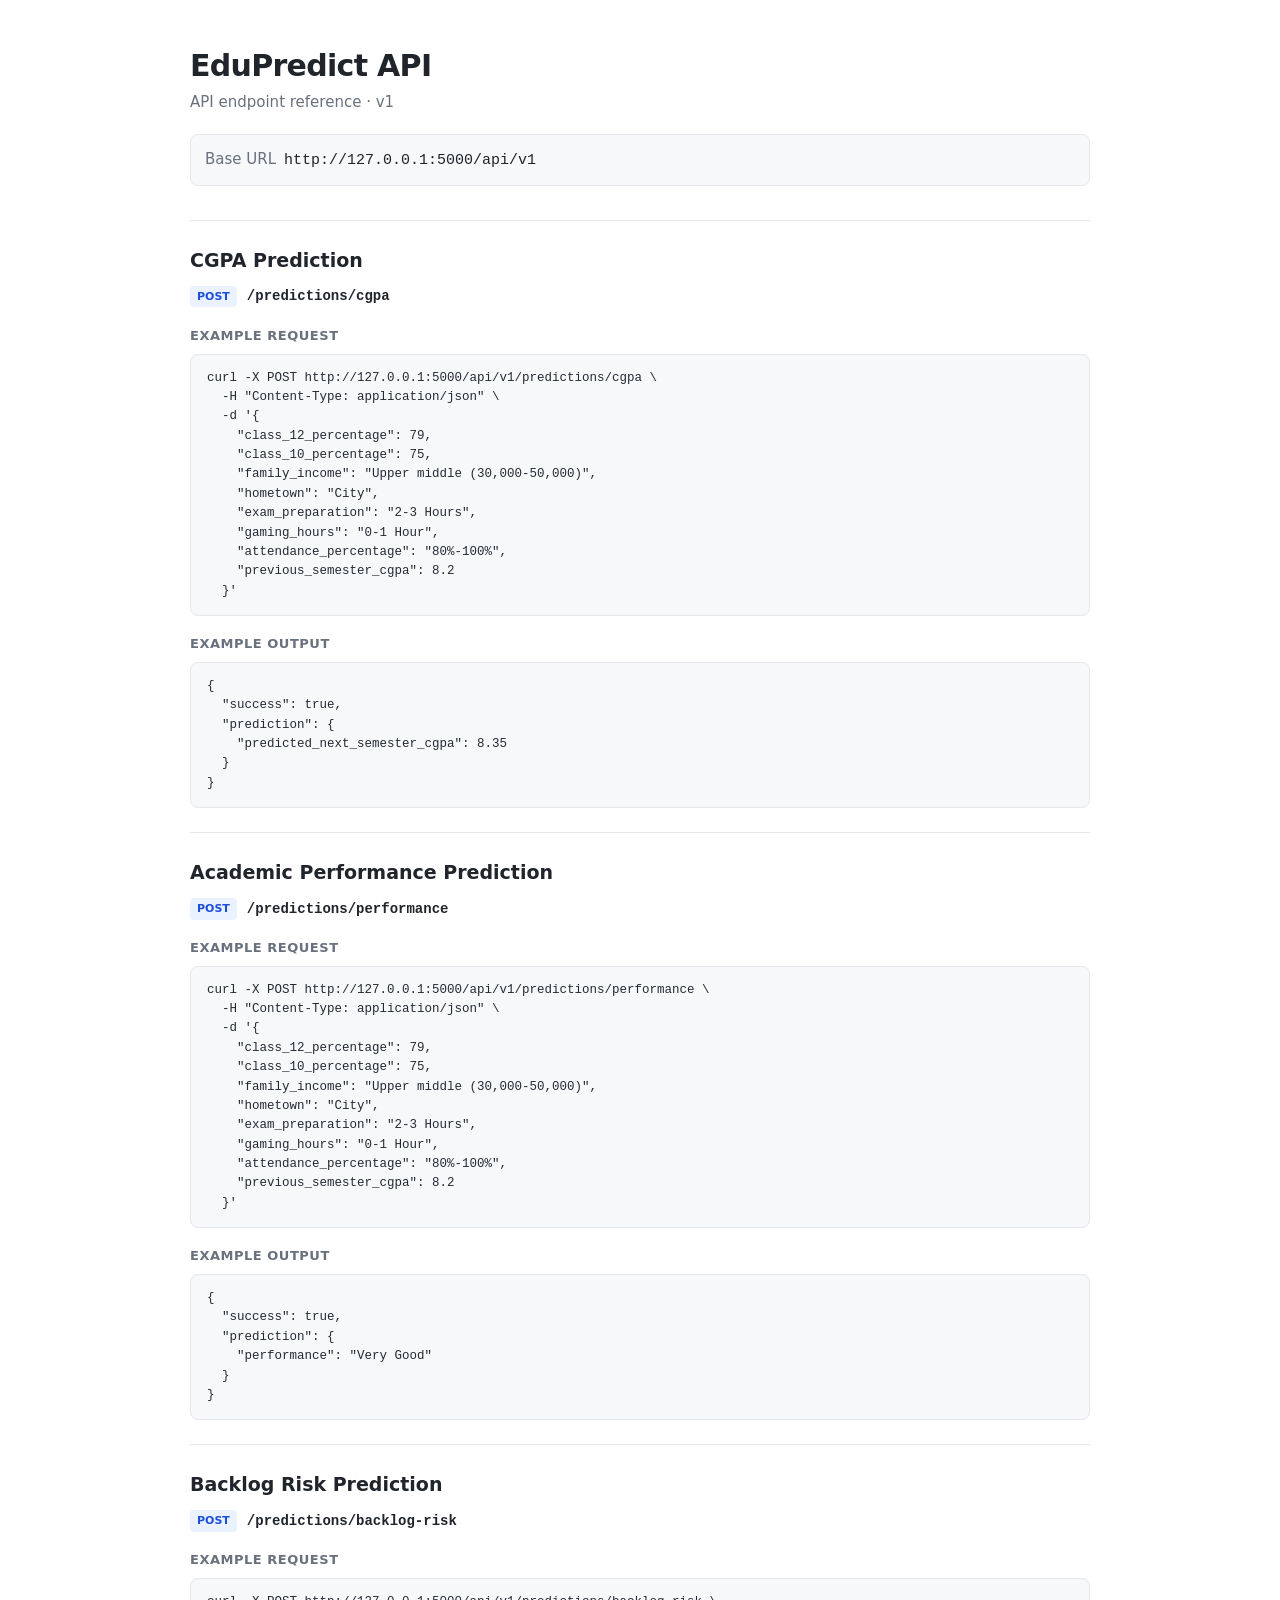
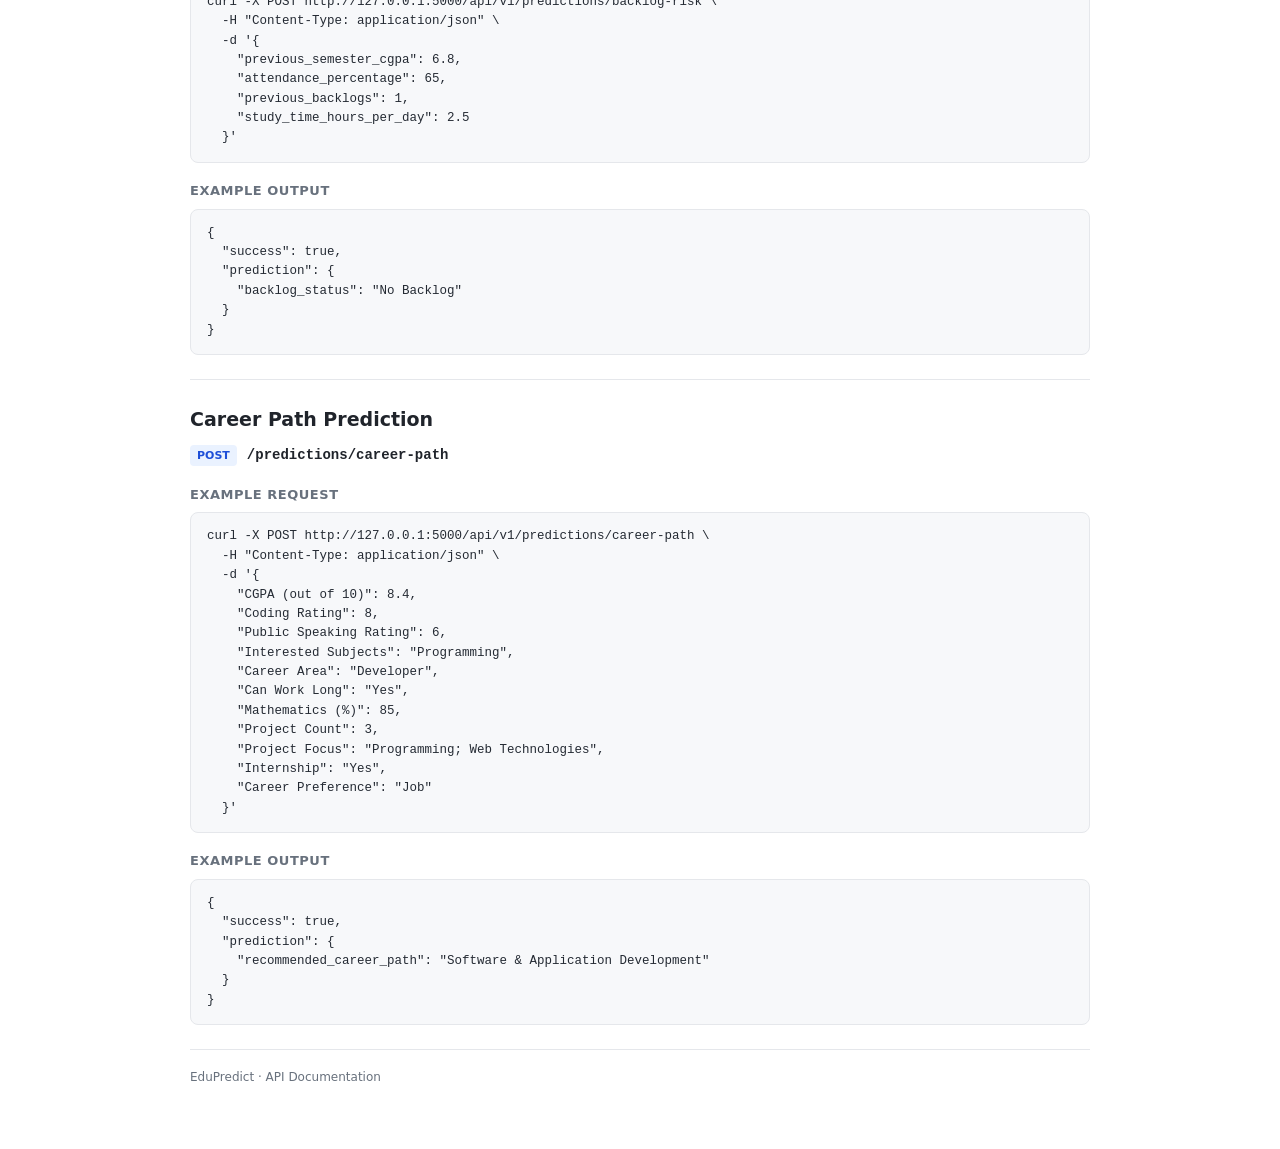
<file: templates/docx.html>
<!DOCTYPE html>
<html lang="en">
<head>
  <meta charset="UTF-8">
  <meta name="viewport" content="width=device-width, initial-scale=1.0">
  <meta name="description" content="EduPredict API endpoint documentation.">
  <title>EduPredict API Documentation</title>
  <style>
    :root {
      color-scheme: light;
      --text: #20242b;
      --muted: #68717d;
      --border: #e5e7eb;
      --surface: #ffffff;
      --soft: #f7f8fa;
      --accent: #2563eb;
      --code: #f3f4f6;
    }
    * { box-sizing: border-box; }
    body {
      margin: 0;
      background: #fff;
      color: var(--text);
      font: 15px/1.6 system-ui, -apple-system, BlinkMacSystemFont, "Segoe UI", sans-serif;
    }
    main { width: min(900px, calc(100% - 36px)); margin: 0 auto; padding: 48px 0 64px; }
    header { margin-bottom: 34px; }
    h1 { margin: 0 0 6px; font-size: 30px; line-height: 1.2; letter-spacing: -0.7px; }
    .subtitle { margin: 0; color: var(--muted); }
    .base-url { margin-top: 20px; padding: 12px 14px; border: 1px solid var(--border); border-radius: 8px; background: var(--soft); }
    .base-url span { color: var(--muted); margin-right: 8px; }
    code, pre { font-family: ui-monospace, SFMono-Regular, Menlo, Consolas, monospace; }
    .endpoint { padding: 24px 0; border-top: 1px solid var(--border); }
    .endpoint h2 { margin: 0 0 10px; font-size: 19px; font-weight: 650; }
    .route { display: flex; align-items: center; gap: 10px; flex-wrap: wrap; margin-bottom: 16px; }
    .method { padding: 2px 7px; border-radius: 4px; background: #eaf2ff; color: #1d4ed8; font-size: 11px; font-weight: 700; }
    .path { font-size: 14px; font-weight: 600; }
    h3 { margin: 18px 0 7px; font-size: 13px; color: var(--muted); font-weight: 650; text-transform: uppercase; letter-spacing: .04em; }
    pre { overflow-x: auto; margin: 0; padding: 14px 16px; border: 1px solid var(--border); border-radius: 8px; background: var(--soft); color: #242a33; font-size: 12.5px; line-height: 1.55; }
    footer { border-top: 1px solid var(--border); padding-top: 18px; color: var(--muted); font-size: 12px; }
    @media (max-width: 600px) {
      main { padding-top: 30px; }
      h1 { font-size: 26px; }
      .endpoint { padding: 20px 0; }
      pre { font-size: 11.5px; }
    }
  </style>
</head>
<body>
  <main>
    <header>
      <h1>EduPredict API</h1>
      <p class="subtitle">API endpoint reference · v1</p>
      <div class="base-url"><span>Base URL</span><code>http://127.0.0.1:5000/api/v1</code></div>
    </header>

    <section class="endpoint">
      <h2>CGPA Prediction</h2>
      <div class="route"><span class="method">POST</span><code class="path">/predictions/cgpa</code></div>
      <h3>Example request</h3>
      <pre><code>curl -X POST http://127.0.0.1:5000/api/v1/predictions/cgpa \
  -H "Content-Type: application/json" \
  -d '{
    "class_12_percentage": 79,
    "class_10_percentage": 75,
    "family_income": "Upper middle (30,000-50,000)",
    "hometown": "City",
    "exam_preparation": "2-3 Hours",
    "gaming_hours": "0-1 Hour",
    "attendance_percentage": "80%-100%",
    "previous_semester_cgpa": 8.2
  }'</code></pre>
      <h3>Example output</h3>
      <pre><code>{
  "success": true,
  "prediction": {
    "predicted_next_semester_cgpa": 8.35
  }
}</code></pre>
    </section>

    <section class="endpoint">
      <h2>Academic Performance Prediction</h2>
      <div class="route"><span class="method">POST</span><code class="path">/predictions/performance</code></div>
      <h3>Example request</h3>
      <pre><code>curl -X POST http://127.0.0.1:5000/api/v1/predictions/performance \
  -H "Content-Type: application/json" \
  -d '{
    "class_12_percentage": 79,
    "class_10_percentage": 75,
    "family_income": "Upper middle (30,000-50,000)",
    "hometown": "City",
    "exam_preparation": "2-3 Hours",
    "gaming_hours": "0-1 Hour",
    "attendance_percentage": "80%-100%",
    "previous_semester_cgpa": 8.2
  }'</code></pre>
      <h3>Example output</h3>
      <pre><code>{
  "success": true,
  "prediction": {
    "performance": "Very Good"
  }
}</code></pre>
    </section>

    <section class="endpoint">
      <h2>Backlog Risk Prediction</h2>
      <div class="route"><span class="method">POST</span><code class="path">/predictions/backlog-risk</code></div>
      <h3>Example request</h3>
      <pre><code>curl -X POST http://127.0.0.1:5000/api/v1/predictions/backlog-risk \
  -H "Content-Type: application/json" \
  -d '{
    "previous_semester_cgpa": 6.8,
    "attendance_percentage": 65,
    "previous_backlogs": 1,
    "study_time_hours_per_day": 2.5
  }'</code></pre>
      <h3>Example output</h3>
      <pre><code>{
  "success": true,
  "prediction": {
    "backlog_status": "No Backlog"
  }
}</code></pre>
    </section>

    <section class="endpoint">
      <h2>Career Path Prediction</h2>
      <div class="route"><span class="method">POST</span><code class="path">/predictions/career-path</code></div>
      <h3>Example request</h3>
      <pre><code>curl -X POST http://127.0.0.1:5000/api/v1/predictions/career-path \
  -H "Content-Type: application/json" \
  -d '{
    "CGPA (out of 10)": 8.4,
    "Coding Rating": 8,
    "Public Speaking Rating": 6,
    "Interested Subjects": "Programming",
    "Career Area": "Developer",
    "Can Work Long": "Yes",
    "Mathematics (%)": 85,
    "Project Count": 3,
    "Project Focus": "Programming; Web Technologies",
    "Internship": "Yes",
    "Career Preference": "Job"
  }'</code></pre>
      <h3>Example output</h3>
      <pre><code>{
  "success": true,
  "prediction": {
    "recommended_career_path": "Software & Application Development"
  }
}</code></pre>
    </section>

    <footer>EduPredict · API Documentation</footer>
  </main>
</body>
</html>
</file>
